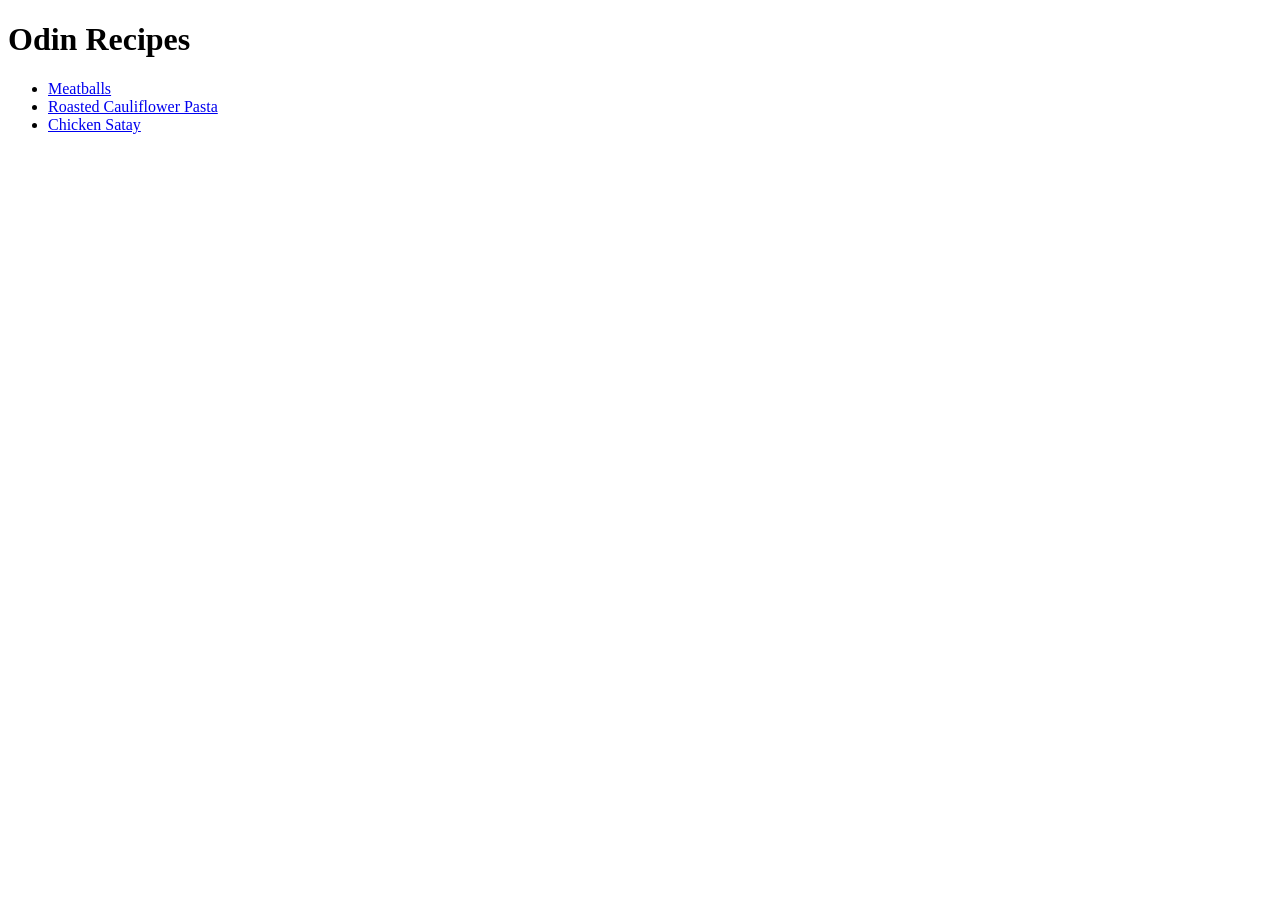
<file: index.html>
<!DOCTYPE html>
<html lang="en">
<head>
    <meta charset="UTF-8">
    <title>Home Page</title>
</head>
<body>
    <h1>Odin Recipes</h1>
    <ul>
        <li><a href="./recipes/meatballs.html">Meatballs</a></li>
        <li><a href="./recipes/pasta.html">Roasted Cauliflower Pasta</a></li>
        <li><a href="./recipes/satay.html">Chicken Satay</a></li>
    </ul>
</body>
</html>
</file>
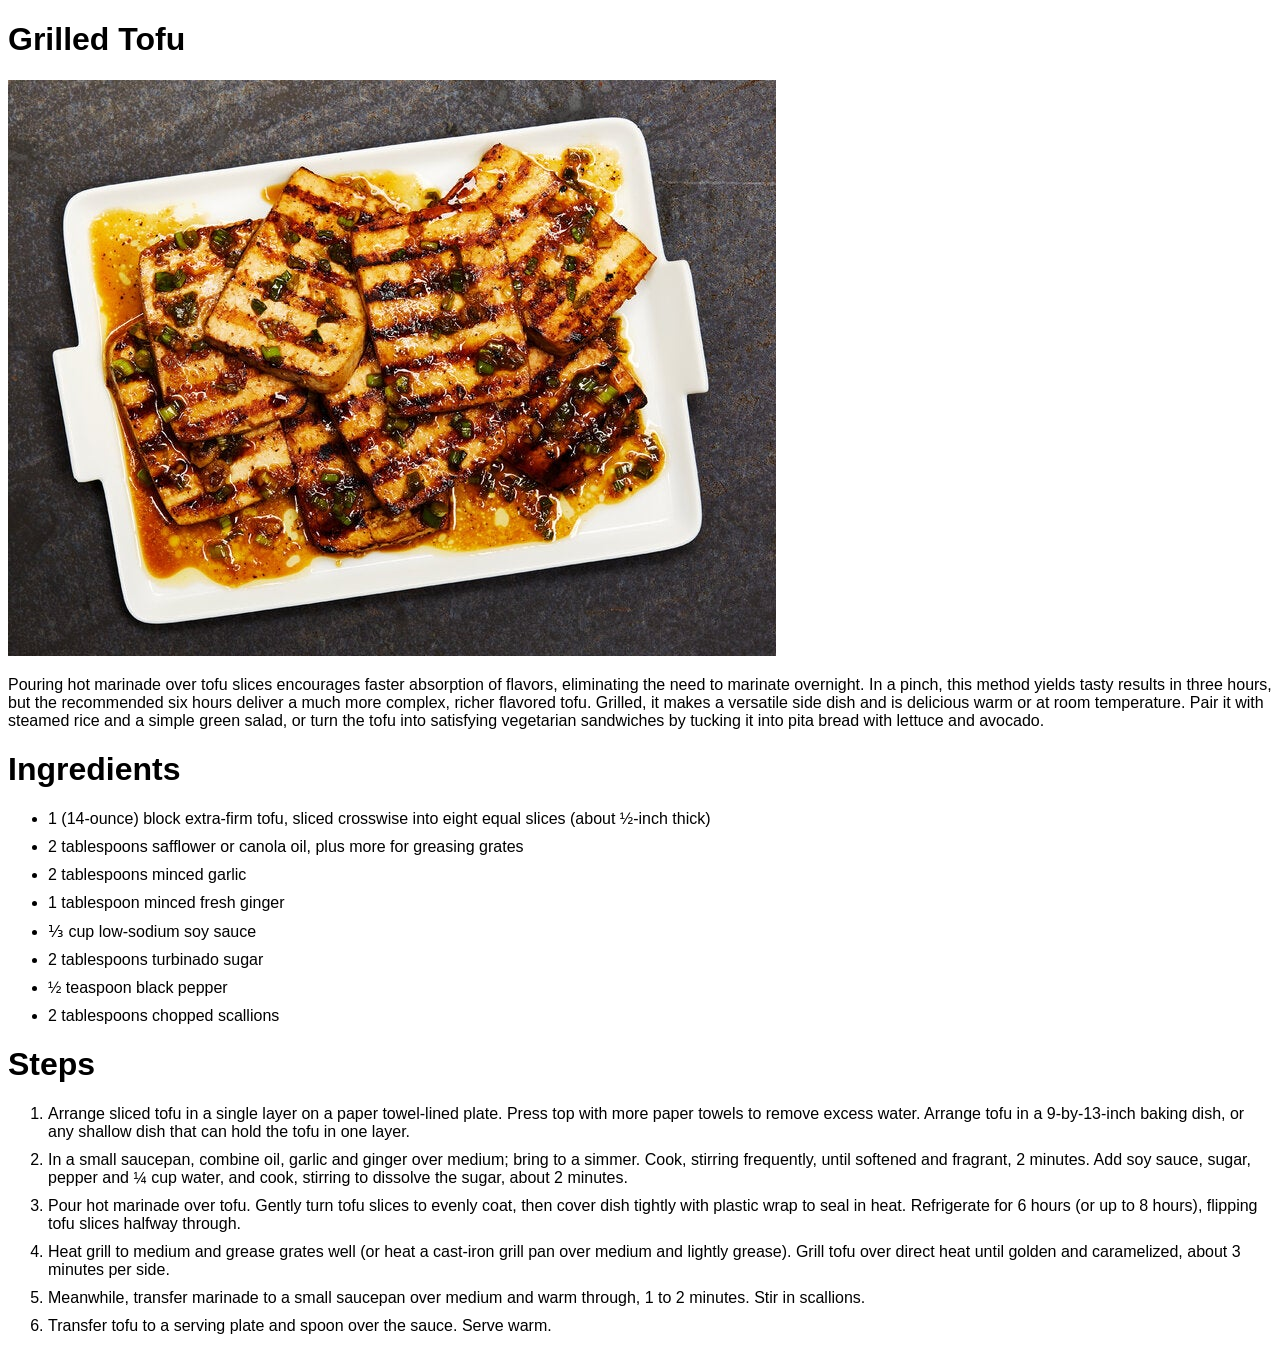
<file: recipes/grilled_tofu.html>
<!DOCTYPE html>
<html lang="en">
<head>
    <meta charset="UTF-8">
    <meta http-equiv="X-UA-Compatible" content="IE=edge">
    <meta name="viewport" content="width=device-width, initial-scale=1.0">

    <link rel="stylesheet" href="../style.css">

    <title>Grilled Tofu</title>
</head>
<body>
    <h1>Grilled Tofu</h1>
    <img src="../images/grilled_tofu.jpg" alt="Grilled tofu">

    <p>Pouring hot marinade over tofu slices encourages faster absorption of flavors, eliminating the need to marinate overnight. 
        In a pinch, this method yields tasty results in three hours, but the recommended six hours deliver a much more complex, 
        richer flavored tofu. Grilled, it makes a versatile side dish and is delicious warm or at room temperature. Pair it with 
        steamed rice and a simple green salad, or turn the tofu into satisfying vegetarian sandwiches by tucking it into pita bread 
        with lettuce and avocado.</p>

    <h1>Ingredients</h1>
    <ul>
        <li>1 (14-ounce) block extra-firm tofu, sliced crosswise into eight equal slices (about ½-inch thick)</li>
        <li>2 tablespoons safflower or canola oil, plus more for greasing grates</li>
        <li>2 tablespoons minced garlic</li>
        <li>1 tablespoon minced fresh ginger</li>
        <li>⅓ cup low-sodium soy sauce</li>
        <li>2 tablespoons turbinado sugar</li>
        <li>½ teaspoon black pepper</li>
        <li>2 tablespoons chopped scallions</li>
    </ul>
    <h1>Steps</h1>
    <ol>
        <li>Arrange sliced tofu in a single layer on a paper towel-lined plate. Press top with more paper towels to remove excess water.
             Arrange tofu in a 9-by-13-inch baking dish, or any shallow dish that can hold the tofu in one layer.</li>
        <li>In a small saucepan, combine oil, garlic and ginger over medium; bring to a simmer. Cook, stirring frequently, 
            until softened and fragrant, 2 minutes. Add soy sauce, sugar, pepper and ¼ cup water, and cook, stirring to dissolve 
            the sugar, about 2 minutes.</li>
        <li>Pour hot marinade over tofu. Gently turn tofu slices to evenly coat, then cover dish tightly with plastic wrap to seal in heat. 
            Refrigerate for 6 hours (or up to 8 hours), flipping tofu slices halfway through.</li>
        <li>Heat grill to medium and grease grates well (or heat a cast-iron grill pan over medium and lightly grease). 
            Grill tofu over direct heat until golden and caramelized, about 3 minutes per side.</li>
        <li>Meanwhile, transfer marinade to a small saucepan over medium and warm through, 1 to 2 minutes. Stir in scallions.</li>
        <li>Transfer tofu to a serving plate and spoon over the sauce. Serve warm.</li>
    </ol>
</body>
</html>
</file>
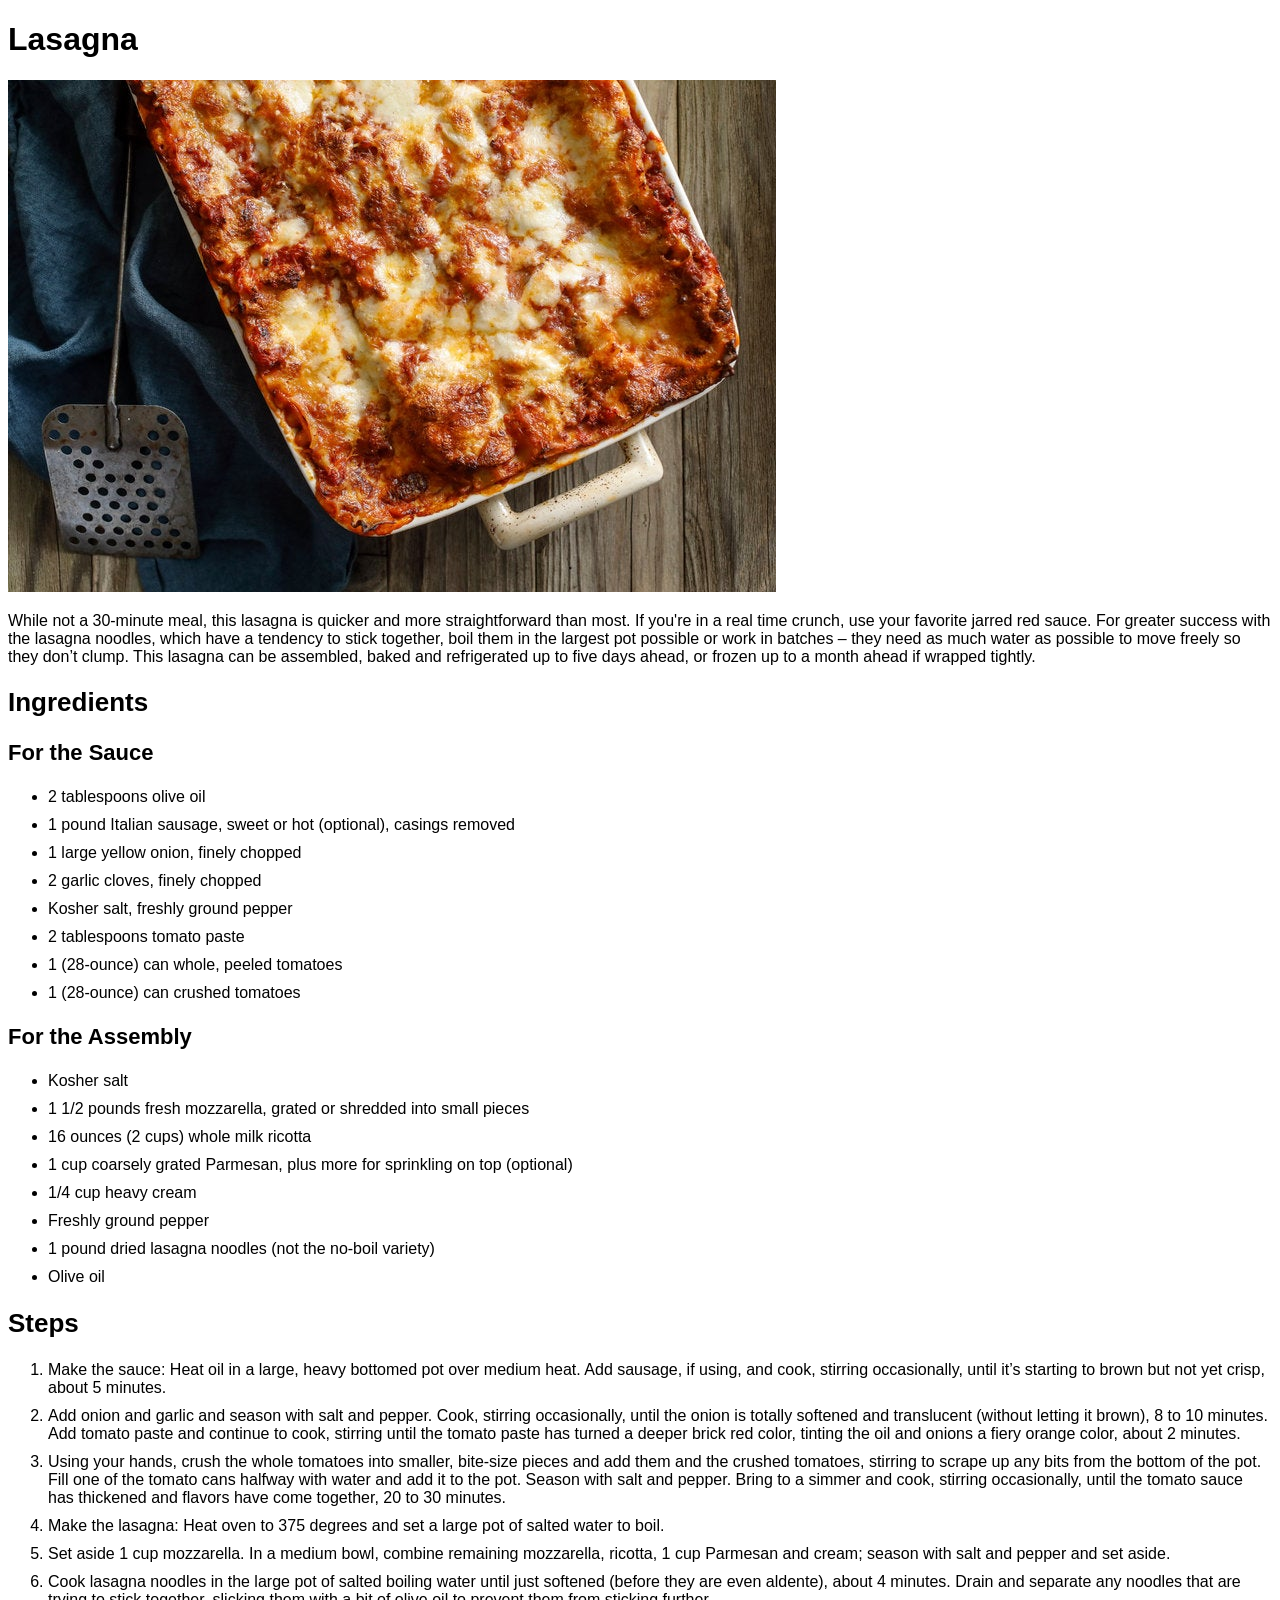
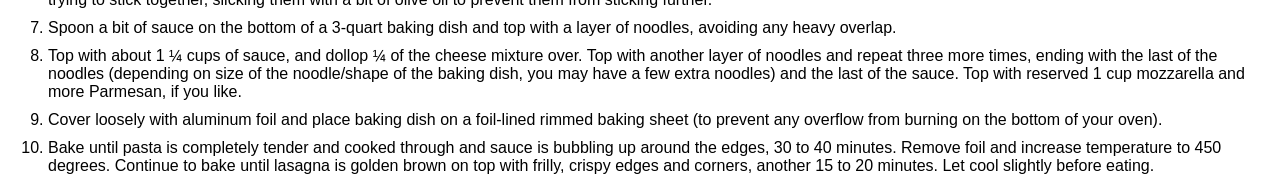
<file: recipes/lasagna.html>
<!DOCTYPE html>
<html lang="en">
<head>
    <meta charset="UTF-8">
    <meta http-equiv="X-UA-Compatible" content="IE=edge">
    <meta name="viewport" content="width=device-width, initial-scale=1.0">

    <link rel="stylesheet" href="../style.css">

    <title>Lasagna</title>
</head>
<body>
    <h1>Lasagna</h1>
    <img src="../images/lasagna.jpg" alt="Lasagna">

    <p>While not a 30-minute meal, this lasagna is quicker and more straightforward than most. If you're in a real time crunch, 
        use your favorite jarred red sauce. For greater success with the lasagna noodles, which have a tendency to stick together, 
        boil them in the largest pot possible or work in batches – they need as much water as possible to move freely so they don’t clump. 
        This lasagna can be assembled, baked and refrigerated up to five days ahead, or frozen up to a month ahead if wrapped tightly.</p>

    <h2>Ingredients</h2>
    <h3>For the Sauce</h3>
    <ul>
        <li>2 tablespoons olive oil</li>
        <li>1 pound Italian sausage, sweet or hot (optional), casings removed</li>
        <li>1 large yellow onion, finely chopped</li>
        <li>2 garlic cloves, finely chopped</li>
        <li>Kosher salt, freshly ground pepper</li>
        <li>2 tablespoons tomato paste</li>
        <li>1 (28-ounce) can whole, peeled tomatoes</li>
        <li>1 (28-ounce) can crushed tomatoes</li>
    </ul>
    <h3>For the Assembly</h3>
    <ul>
        <li>Kosher salt</li>
        <li>1 1/2 pounds fresh mozzarella, grated or shredded into small pieces</li>
        <li>16 ounces (2 cups) whole milk ricotta</li>
        <li>1 cup coarsely grated Parmesan, plus more for sprinkling on top (optional)</li>
        <li>1/4 cup heavy cream</li>
        <li>Freshly ground pepper</li>
        <li>1 pound dried lasagna noodles (not the no-boil variety)</li>
        <li>Olive oil</li>
    </ul>
    
    <h2>Steps</h2>
    <ol>
        <li>Make the sauce: Heat oil in a large, heavy bottomed pot over medium heat. Add sausage, if using, and cook, 
            stirring occasionally, until it’s starting to brown but not yet crisp, about 5 minutes.</li>
        <li>Add onion and garlic and season with salt and pepper. Cook, stirring occasionally, until the onion is totally 
            softened and translucent (without letting it brown), 8 to 10 minutes. Add tomato paste and continue to cook, 
            stirring until the tomato paste has turned a deeper brick red color, tinting the oil and onions a fiery orange color, 
            about 2 minutes.</li>
        <li>Using your hands, crush the whole tomatoes into smaller, bite-size pieces and add them and the crushed tomatoes, 
            stirring to scrape up any bits from the bottom of the pot. Fill one of the tomato cans halfway with water and add it 
            to the pot. Season with salt and pepper. Bring to a simmer and cook, stirring occasionally, until the tomato sauce 
            has thickened and flavors have come together, 20 to 30 minutes.</li>
        <li>Make the lasagna: Heat oven to 375 degrees and set a large pot of salted water to boil.</li>
        <li>Set aside 1 cup mozzarella. In a medium bowl, combine remaining mozzarella, ricotta, 1 cup Parmesan and cream; 
            season with salt and pepper and set aside.</li>
        <li>Cook lasagna noodles in the large pot of salted boiling water until just softened (before they are even aldente), 
            about 4 minutes. Drain and separate any noodles that are trying to stick together, slicking them with a bit of olive 
            oil to prevent them from sticking further.</li>
        <li>Spoon a bit of sauce on the bottom of a 3-quart baking dish and top with a layer of noodles, avoiding any heavy overlap.</li>
        <li>Top with about 1 ¼ cups of sauce, and dollop ¼ of the cheese mixture over. Top with another layer of noodles and 
            repeat three more times, ending with the last of the noodles (depending on size of the noodle/shape of the baking dish, 
            you may have a few extra noodles) and the last of the sauce. Top with reserved 1 cup mozzarella and more Parmesan, 
            if you like.</li>
        <li>Cover loosely with aluminum foil and place baking dish on a foil-lined rimmed baking sheet (to prevent any overflow from 
            burning on the bottom of your oven).</li>
        <li>Bake until pasta is completely tender and cooked through and sauce is bubbling up around the edges, 30 to 40 minutes. 
            Remove foil and increase temperature to 450 degrees. Continue to bake until lasagna is golden brown on top with frilly, 
            crispy edges and corners, another 15 to 20 minutes. Let cool slightly before eating.</li>
    </ol>
</body>
</html>
</file>
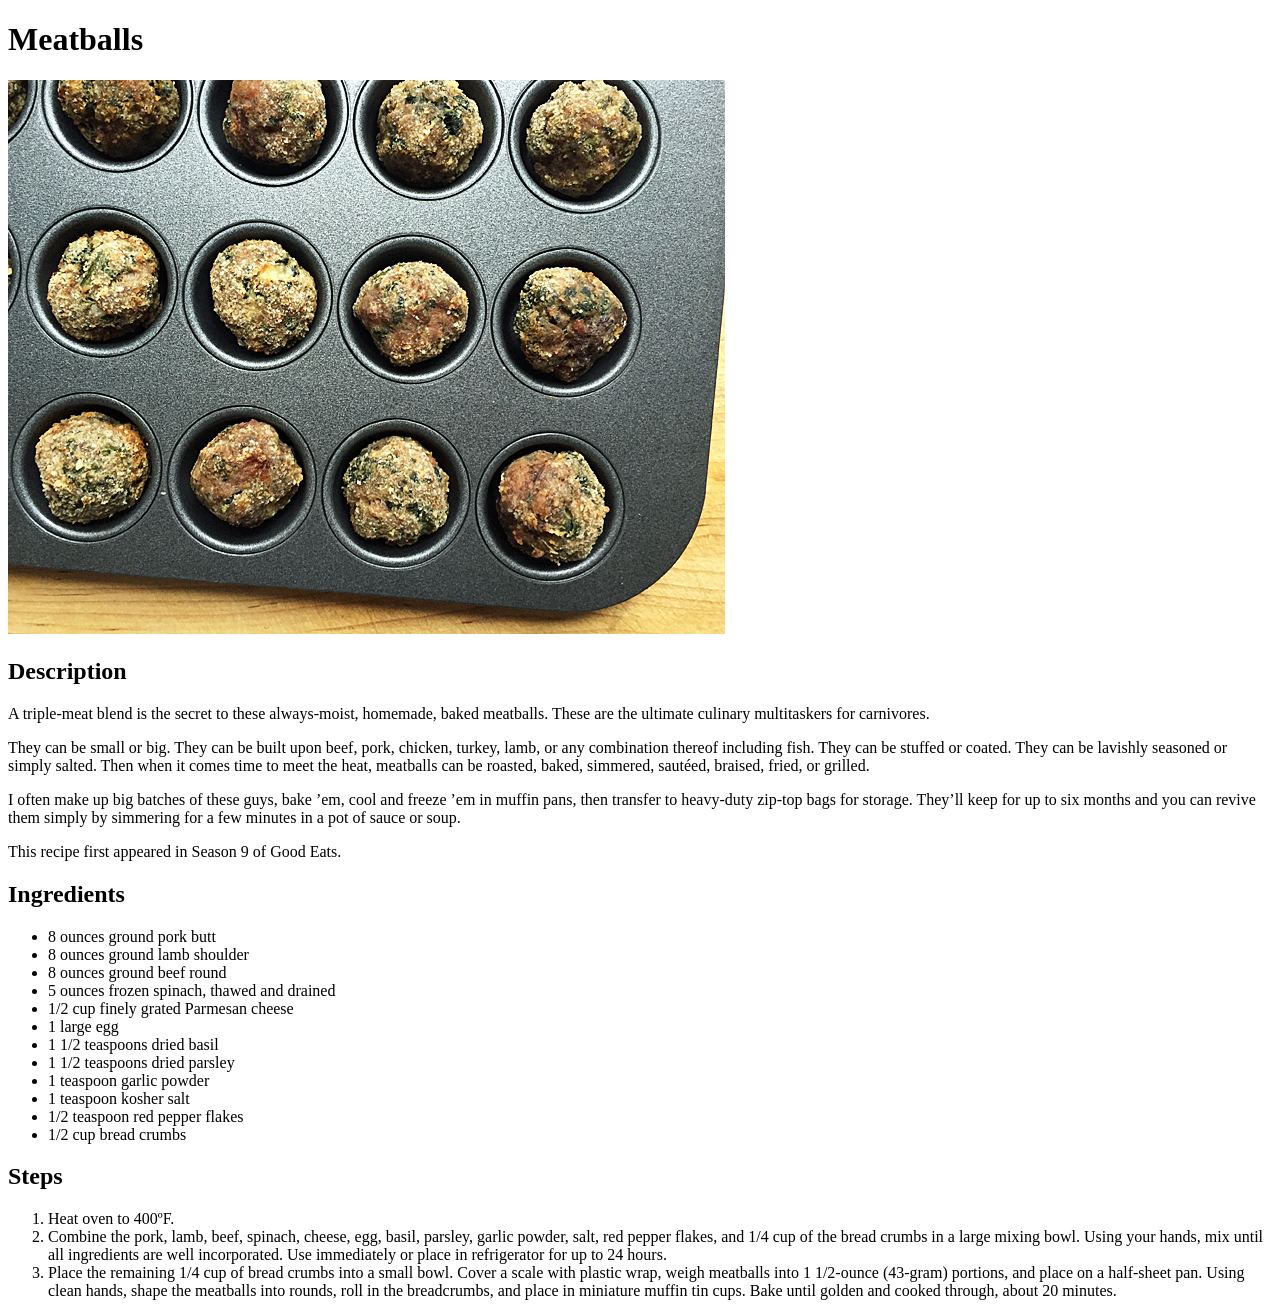
<file: recipes/meatballs.html>
<!DOCTYPE html>
<html lang="en">
<head>
    <meta charset="UTF-8">
    <title>Meatballs</title>
</head>
<body>
    <h1>Meatballs</h1>
    <img src="../images/meatballs.jpeg" alt="Muffin pan full of meatballs">

    <h2>Description</h2>
    <p>A triple-meat blend is the secret to these always-moist, homemade, baked meatballs. These are
         the ultimate culinary multitaskers for carnivores.</p>
    <p>They can be small or big. They can be built upon beef, pork, chicken, turkey, lamb, or any 
        combination thereof including fish. They can be stuffed or coated. They can be lavishly 
        seasoned or simply salted. Then when it comes time to meet the heat, meatballs can be 
        roasted, baked, simmered, sautéed, braised, fried, or grilled.</p>
    <p>I often make up big batches of these guys, bake ’em, cool and freeze ’em in muffin pans, then
         transfer to heavy-duty zip-top bags for storage. They’ll keep for up to six months and you 
         can revive them simply by simmering for a few minutes in a pot of sauce or soup.</p>
    <p>This recipe first appeared in Season 9 of Good Eats.</p>

    <h2>Ingredients</h2>
    <ul>
        <li>8 ounces ground pork butt</li>
        <li>8 ounces ground lamb shoulder</li>
        <li>8 ounces ground beef round</li>
        <li>5 ounces frozen spinach, thawed and drained</li>
        <li>1/2 cup finely grated Parmesan cheese</li>
        <li>1 large egg</li>
        <li>1 1/2 teaspoons dried basil</li>
        <li>1 1/2 teaspoons dried parsley</li>
        <li>1 teaspoon garlic powder</li>
        <li>1 teaspoon kosher salt</li>
        <li>1/2 teaspoon red pepper flakes</li>
        <li>1/2 cup bread crumbs</li>
    </ul>

    <h2>Steps</h2>
    <ol>
        <li>Heat oven to 400ºF.</li>
        <li>Combine the pork, lamb, beef, spinach, cheese, egg, basil, parsley, garlic powder, salt,
             red pepper flakes, and 1/4 cup of the bread crumbs in a large mixing bowl. Using your 
             hands, mix until all ingredients are well incorporated. Use immediately or place in 
             refrigerator for up to 24 hours.</li>
        <li>Place the remaining 1/4 cup of bread crumbs into a small bowl. Cover a scale with 
            plastic wrap, weigh meatballs into 1 1/2-ounce (43-gram) portions, and place on a 
            half-sheet pan. Using clean hands, shape the meatballs into rounds, roll in the 
            breadcrumbs, and place in miniature muffin tin cups. Bake until golden and cooked 
            through, about 20 minutes.</li>
    </ol>

</body>
</html>
</file>
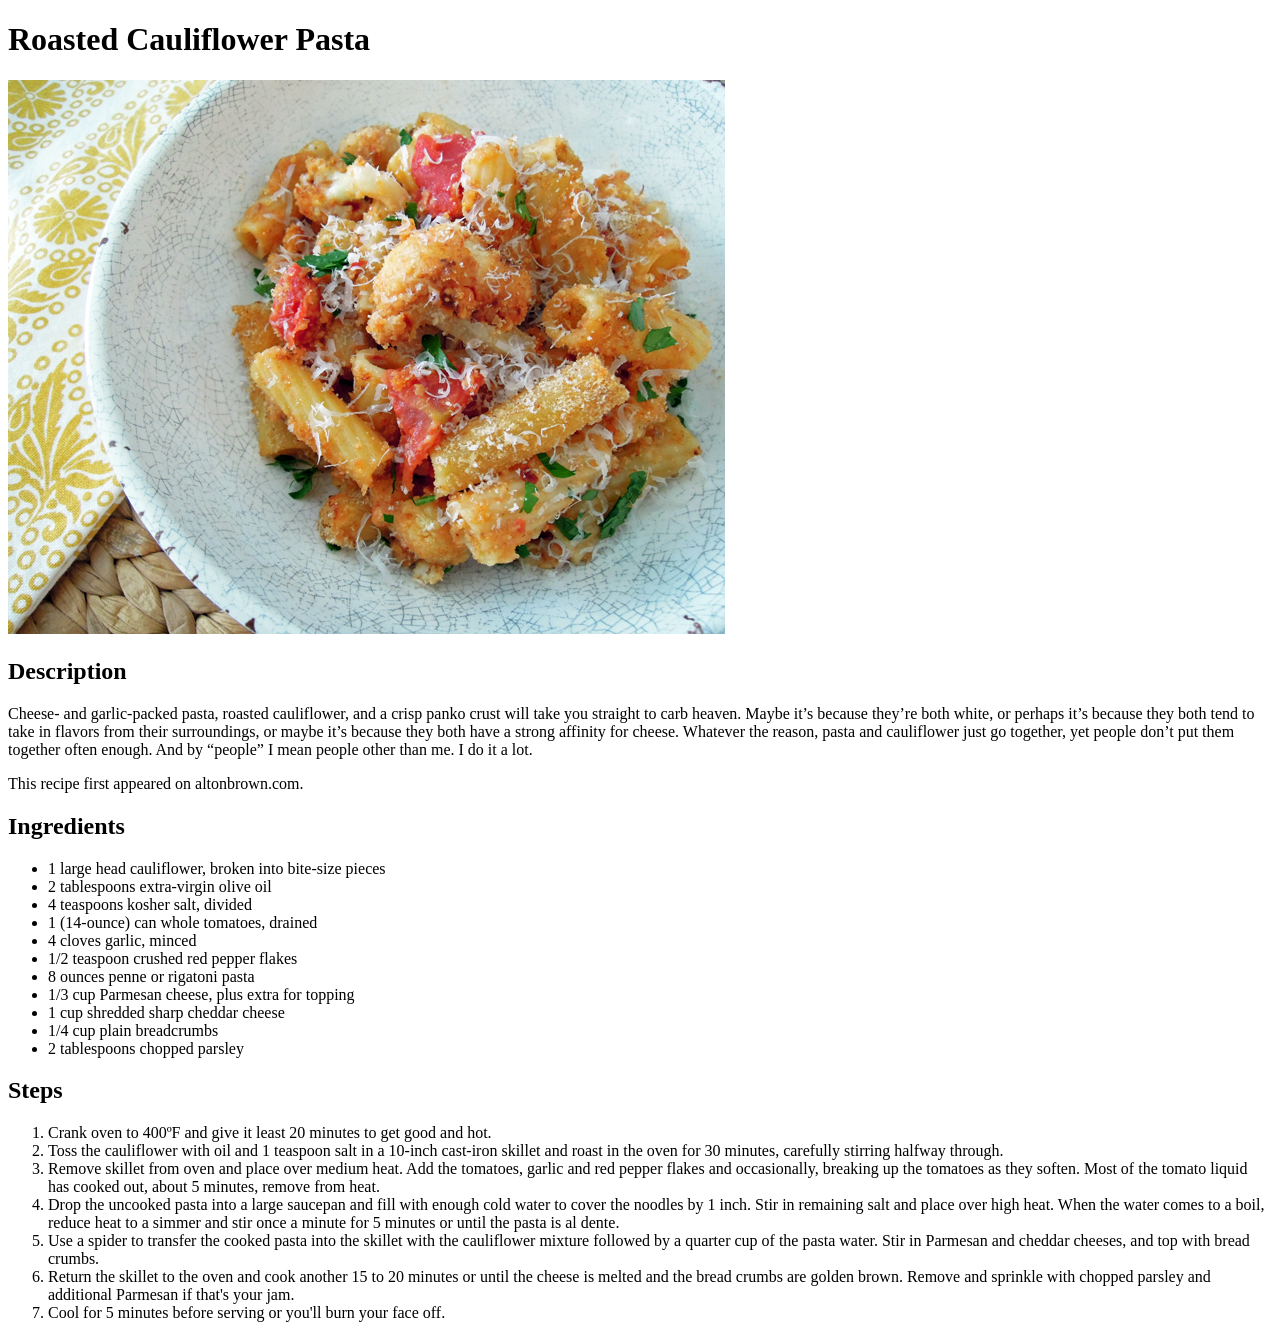
<file: recipes/pasta.html>
<!DOCTYPE html>
<html lang="en">
<head>
    <meta charset="UTF-8">
    <title>Roasted Cauliflower Pasta</title>
</head>
<body>
    
    <h1>Roasted Cauliflower Pasta</h1>
    <img src="../images/pasta.jpeg" alt="Pasta on a white plate">

    <h2>Description</h2>
    <p>Cheese- and garlic-packed pasta, roasted cauliflower, and a crisp panko crust will take you 
        straight to carb heaven.
        Maybe it’s because they’re both white, or perhaps it’s because they both tend to take in 
        flavors from their surroundings, or maybe it’s because they both have a strong affinity for 
        cheese. Whatever the reason, pasta and cauliflower just go together, yet people don’t put 
        them together often enough. And by “people” I mean people other than me. I do it a lot.</p>
    <p>This recipe first appeared on altonbrown.com.</p>

    <h2>Ingredients</h2>
    <ul>
        <li>1 large head cauliflower, broken into bite-size pieces</li>
        <li>2 tablespoons extra-virgin olive oil</li>
        <li>4 teaspoons kosher salt, divided</li>
        <li>1 (14-ounce) can whole tomatoes, drained</li>
        <li>4 cloves garlic, minced</li>
        <li>1/2 teaspoon crushed red pepper flakes</li>
        <li>8 ounces penne or rigatoni pasta</li>
        <li>1/3 cup Parmesan cheese, plus extra for topping</li>
        <li>1 cup shredded sharp cheddar cheese</li>
        <li>1/4 cup plain breadcrumbs</li>
        <li>2 tablespoons chopped parsley</li>
    </ul>

    <h2>Steps</h2>
    <ol>
        <li>Crank oven to 400ºF and give it least 20 minutes to get good and hot.</li>
        <li>Toss the cauliflower with oil and 1 teaspoon salt in a 10-inch cast-iron skillet and 
            roast in the oven for 30 minutes, carefully stirring halfway through.</li>
        <li>Remove skillet from oven and place over medium heat. Add the tomatoes, garlic and red
             pepper flakes and occasionally, breaking up the tomatoes as they soften. Most of the 
             tomato liquid has cooked out, about 5 minutes, remove from heat.</li>
        <li>Drop the uncooked pasta into a large saucepan and fill with enough cold water to cover 
            the noodles by 1 inch. Stir in remaining salt and place over high heat. When the water 
            comes to a boil, reduce heat to a simmer and stir once a minute for 5 minutes or until 
            the pasta is al dente.</li>
        <li>Use a spider to transfer the cooked pasta into the skillet with the cauliflower mixture
             followed by a quarter cup of the pasta water. Stir in Parmesan and cheddar cheeses, and
              top with bread crumbs.</li>
        <li>Return the skillet to the oven and cook another 15 to 20 minutes or until the cheese is
             melted and the bread crumbs are golden brown. Remove and sprinkle with chopped parsley
              and additional Parmesan if that's your jam.</li>
        <li>Cool for 5 minutes before serving or you'll burn your face off.</li>
    </ol>

</body>
</html>
</file>
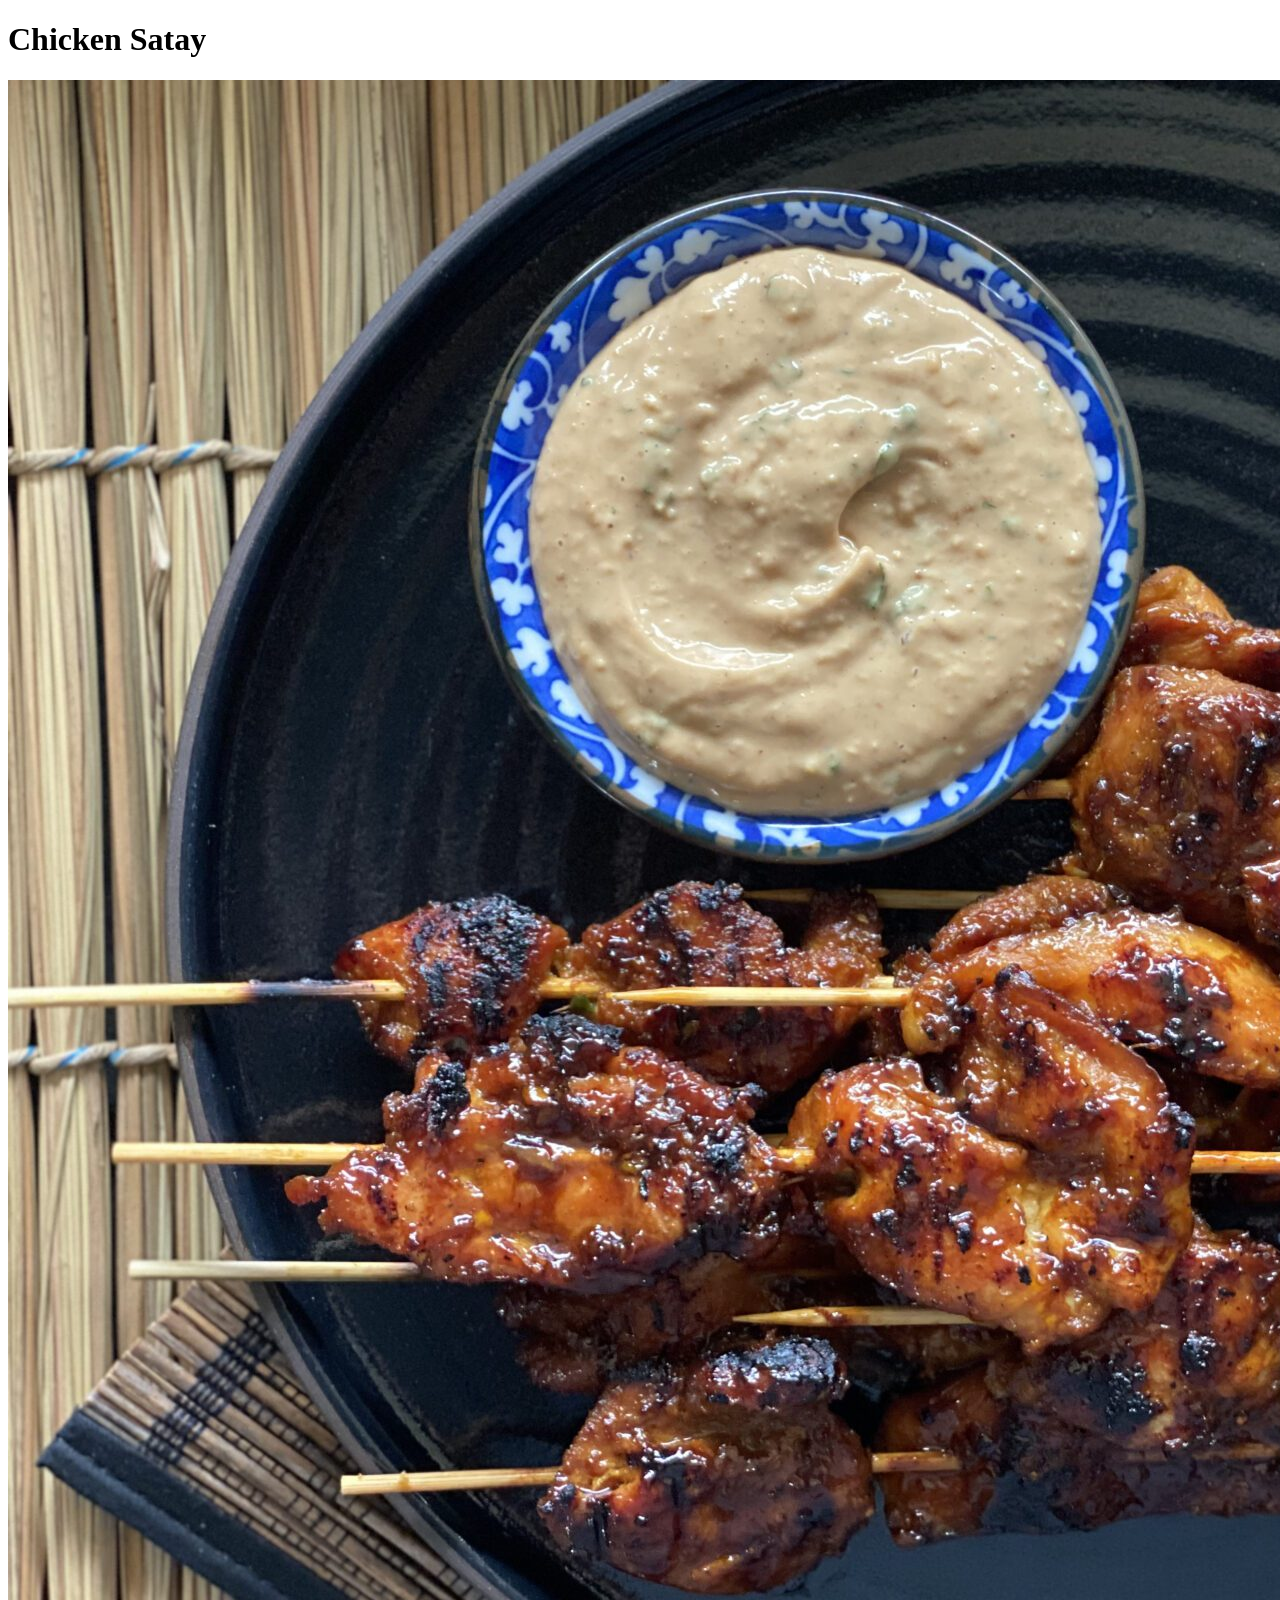
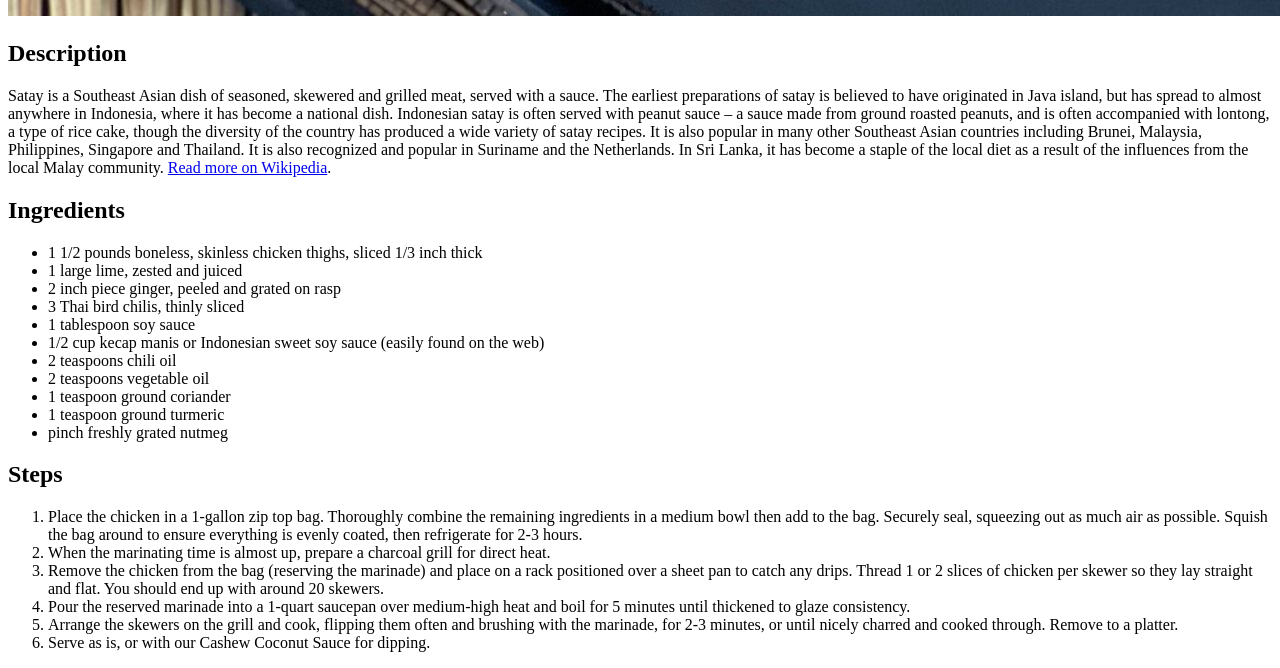
<file: recipes/satay.html>
<!DOCTYPE html>
<html lang="en">
<head>
    <meta charset="UTF-8">
    <title>Chicken Satay</title>
</head>
<body>
    
    <h1>Chicken Satay</h1>
    <img src="../images/satay.jpeg" alt="Cooked chicken on skewers plated next to a dipping sauce">

    <h2>Description</h2>
    <p>Satay is a Southeast Asian dish of seasoned, skewered and grilled meat, served with a sauce. 
        The earliest preparations of satay is believed to have originated in Java island, but has 
        spread to almost anywhere in Indonesia, where it has become a national dish. Indonesian 
        satay is often served with peanut sauce – a sauce made from ground roasted peanuts, and is 
        often accompanied with lontong, a type of rice cake, though the diversity of the country has 
         produced a wide variety of satay recipes. It is also popular in many other Southeast Asian
          countries including Brunei, Malaysia, Philippines, Singapore and Thailand. It is also 
          recognized and popular in Suriname and the Netherlands. In Sri Lanka, it has become a 
          staple of the local diet as a result of the influences from the local Malay community.
        <a href="https://en.wikipedia.org/wiki/Satay">Read more on Wikipedia</a>.</p>

    <h2>Ingredients</h2>
    <ul>
        <li>1 1/2 pounds boneless, skinless chicken thighs, sliced 1/3 inch thick</li>
        <li>1 large lime, zested and juiced</li>
        <li>2 inch piece ginger, peeled and grated on rasp</li>
        <li>3 Thai bird chilis, thinly sliced</li>
        <li>1 tablespoon soy sauce</li>
        <li>1/2 cup kecap manis or Indonesian sweet soy sauce (easily found on the web)</li>
        <li>2 teaspoons chili oil</li>
        <li>2 teaspoons vegetable oil</li>
        <li>1 teaspoon ground coriander</li>
        <li>1 teaspoon ground turmeric</li>
        <li>pinch freshly grated nutmeg</li>
    </ul>

    <h2>Steps</h2>
    <ol>
        <li>Place the chicken in a 1-gallon zip top bag. Thoroughly combine the remaining 
            ingredients in a medium bowl then add to the bag. Securely seal, squeezing out as much 
            air as possible. Squish the bag around to ensure everything is evenly coated, then 
            refrigerate for 2-3 hours.</li>
        <li>When the marinating time is almost up, prepare a charcoal grill for direct heat.</li>
        <li>Remove the chicken from the bag (reserving the marinade) and place on a rack positioned 
            over a sheet pan to catch any drips. Thread 1 or 2 slices of chicken per skewer so they 
            lay straight and flat. You should end up with around 20 skewers.</li>
        <li>Pour the reserved marinade into a 1-quart saucepan over medium-high heat and boil for 5
             minutes until thickened to glaze consistency.</li>
        <li>Arrange the skewers on the grill and cook, flipping them often and brushing with the 
            marinade, for 2-3 minutes, or until nicely charred and cooked through. Remove to a 
            platter.</li>
        <li>Serve as is, or with our Cashew Coconut Sauce for dipping.</li>
    </ol>

</body>
</html>
</file>
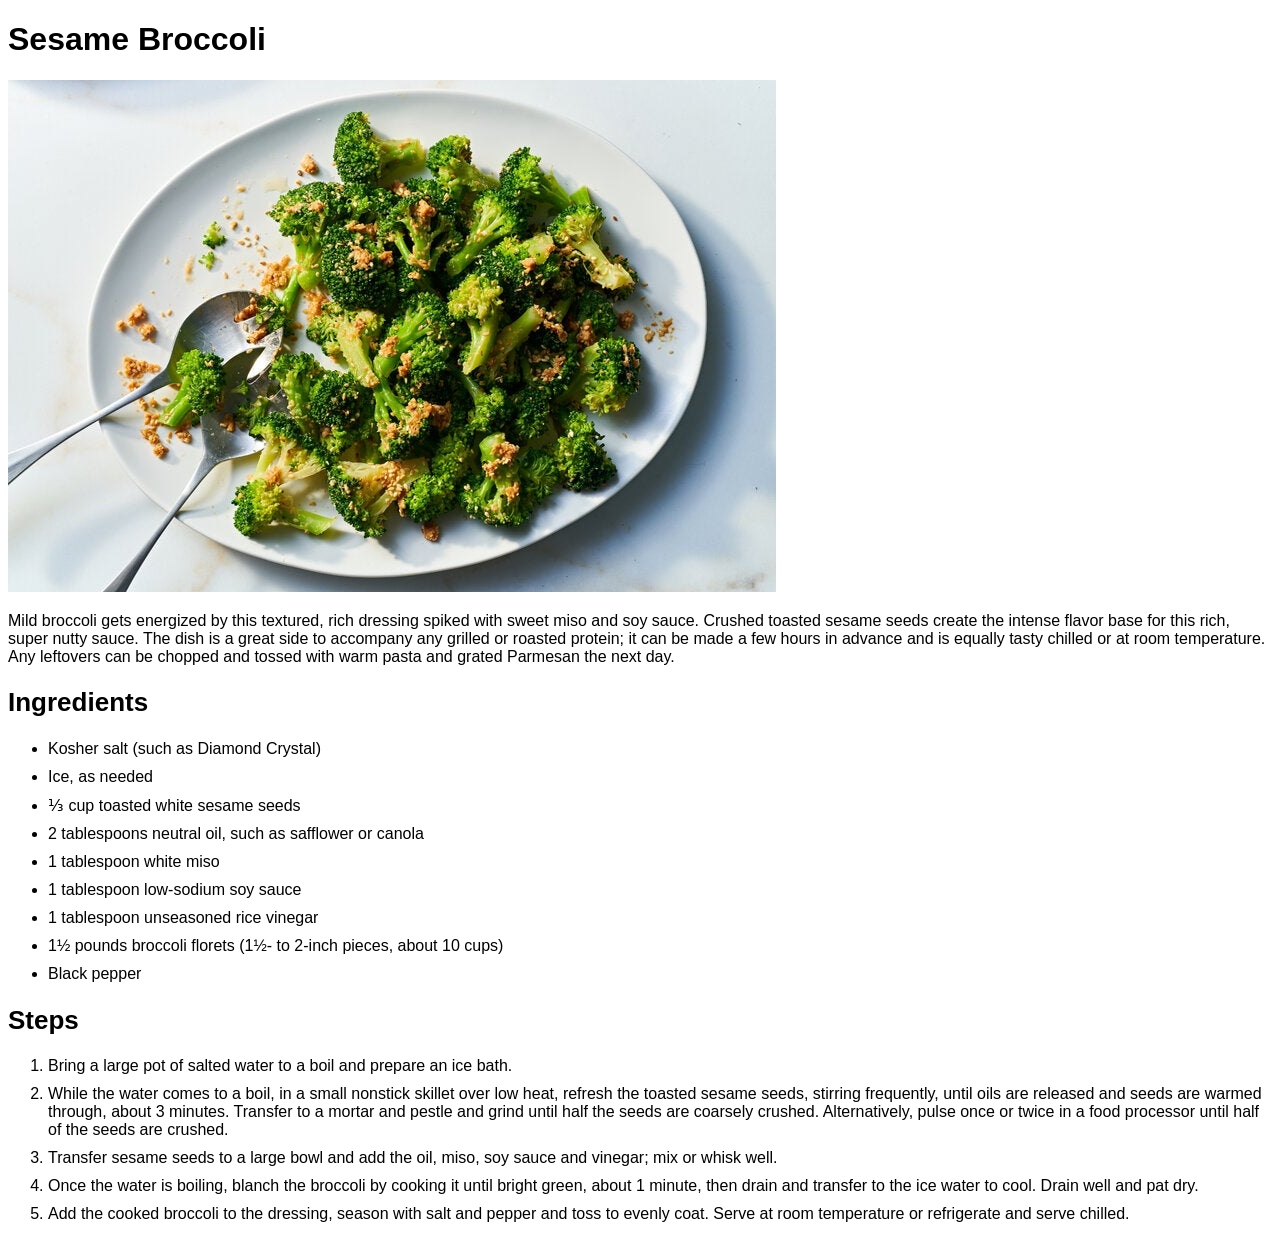
<file: recipes/sesame_broccoli.html>
<!DOCTYPE html>
<html lang="en">
<head>
    <meta charset="UTF-8">
    <meta http-equiv="X-UA-Compatible" content="IE=edge">
    <meta name="viewport" content="width=device-width, initial-scale=1.0">

    <link rel="stylesheet" href="../style.css">

    <title>Sesame Broccoli</title>
</head>
<body>
    <h1>Sesame Broccoli</h1>
    <img src="../images/sesame_broccoli.jpg" alt="Sesame broccoli">

    <p>Mild broccoli gets energized by this textured, rich dressing spiked with sweet miso and soy sauce. 
        Crushed toasted sesame seeds create the intense flavor base for this rich, super nutty sauce. The dish 
        is a great side to accompany any grilled or roasted protein; it can be made a few hours in advance and 
        is equally tasty chilled or at room temperature. Any leftovers can be chopped and tossed with warm pasta 
        and grated Parmesan the next day.</p>

    <h2>Ingredients</h2>
    <ul>
        <li>Kosher salt (such as Diamond Crystal)</li>
        <li>Ice, as needed</li>
        <li>⅓ cup toasted white sesame seeds</li>
        <li>2 tablespoons neutral oil, such as safflower or canola</li>
        <li>1 tablespoon white miso</li>
        <li>1 tablespoon low-sodium soy sauce</li>
        <li>1 tablespoon unseasoned rice vinegar</li>
        <li>1½ pounds broccoli florets (1½- to 2-inch pieces, about 10 cups)</li>
        <li>Black pepper</li>
    </ul>
    <h2>Steps</h2>
    <ol>
        <li>Bring a large pot of salted water to a boil and prepare an ice bath.</li>
        <li>While the water comes to a boil, in a small nonstick skillet over low heat, refresh the toasted sesame 
            seeds, stirring frequently, until oils are released and seeds are warmed through, about 3 minutes. Transfer 
            to a mortar and pestle and grind until half the seeds are coarsely crushed. Alternatively, pulse once or 
            twice in a food processor until half of the seeds are crushed.</li>
        <li>Transfer sesame seeds to a large bowl and add the oil, miso, soy sauce and vinegar; mix or whisk well.</li>
        <li>Once the water is boiling, blanch the broccoli by cooking it until bright green, about 1 minute, then drain 
            and transfer to the ice water to cool. Drain well and pat dry.</li>
        <li>Add the cooked broccoli to the dressing, season with salt and pepper and toss to evenly coat. Serve at room 
            temperature or refrigerate and serve chilled.</li>
    </ol>
</body>
</html>
</file>
<file: style.css>
h1 {
    font-family: 'Georgia', 'Verdana', sans-serif;
    font-weight: bold;
    font-size: 32px;
}

h2 {
    font-family: 'Georgia', 'Verdana', sans-serif;
    font-weight: bold;
    font-size: 26px;
}

h3 {
    font-family: 'Georgia', 'Verdana', sans-serif;
    font-weight: bold;
    font-size: 22px;
}

p,
a,
li {
    font-family: 'Georgia', 'Verdana', sans-serif;
}

li {
    margin-bottom: 10px;
}
</file>
